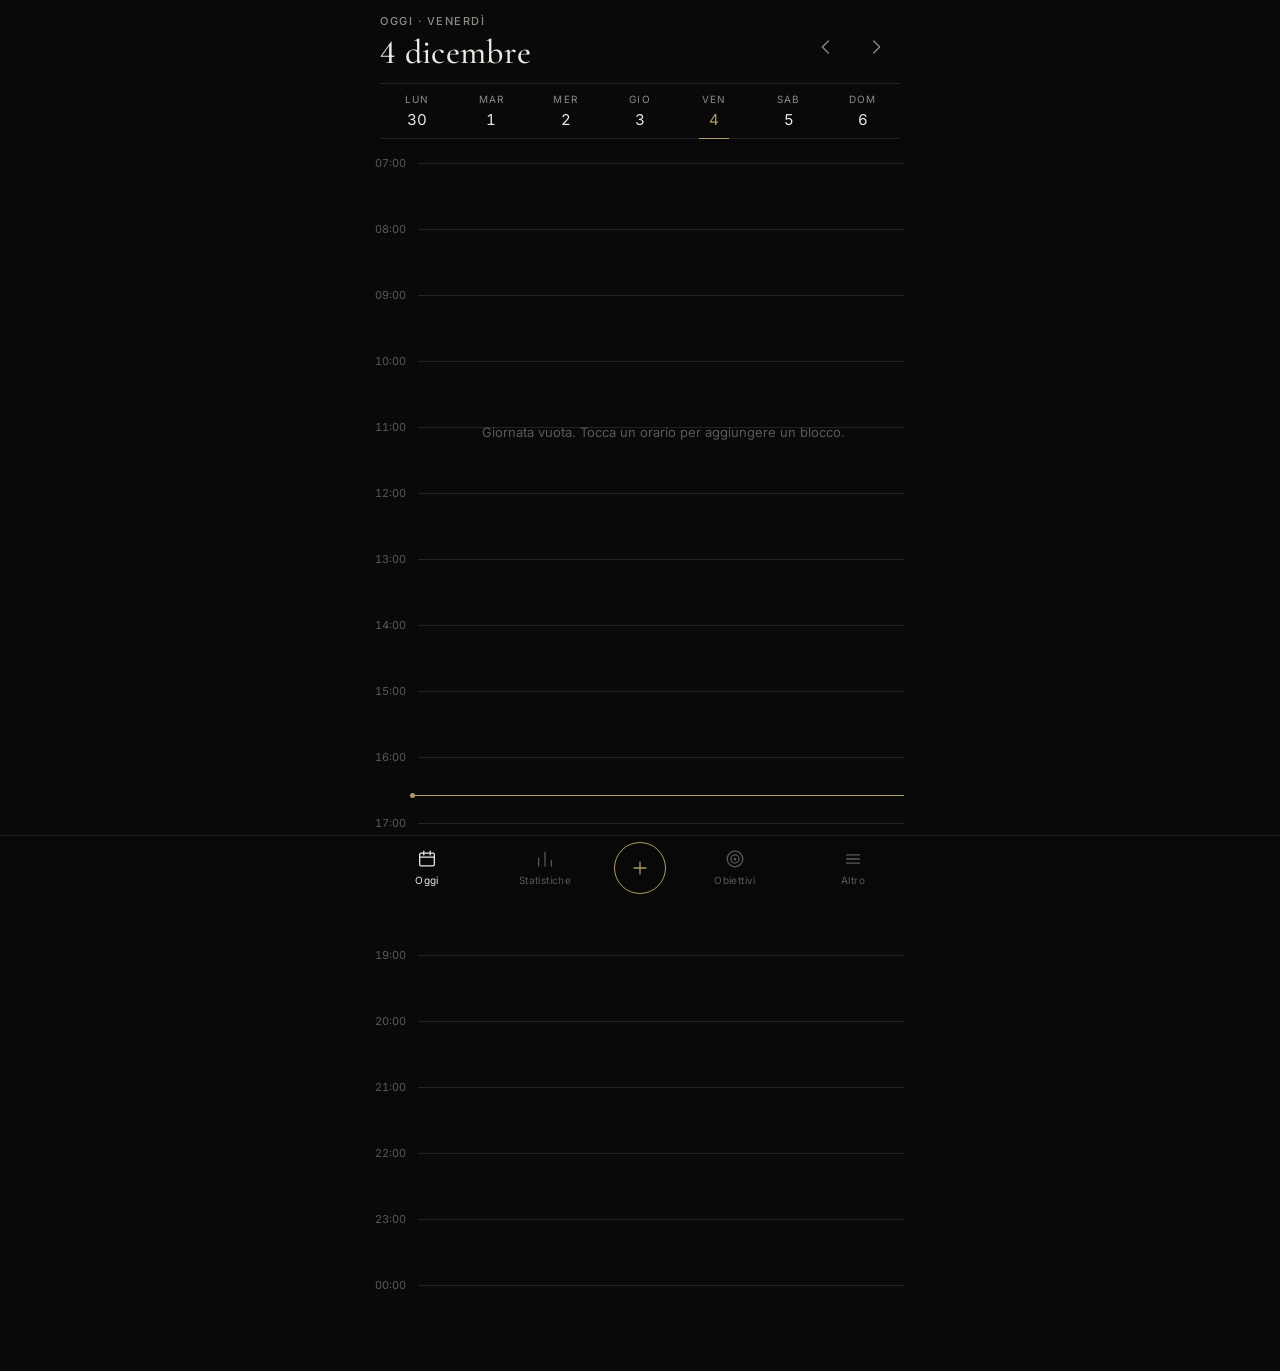
<file: index.html>
<!DOCTYPE html>
<html lang="it" data-accento="ottone" data-titoli="serif">
<head>
  <meta charset="utf-8">
  <!-- viewport-fit=cover: la pagina arriva fino ai bordi di iPhone (tacca compresa) -->
  <meta name="viewport" content="width=device-width, initial-scale=1, viewport-fit=cover">
  <title>Agenda</title>
  <meta name="theme-color" content="#09090a">
  <meta name="color-scheme" content="dark">

  <!-- Per l'installazione sulla schermata Home -->
  <link rel="manifest" href="manifest.webmanifest">
  <meta name="apple-mobile-web-app-capable" content="yes">
  <meta name="mobile-web-app-capable" content="yes">
  <meta name="apple-mobile-web-app-status-bar-style" content="black-translucent">
  <meta name="apple-mobile-web-app-title" content="Agenda">
  <link rel="apple-touch-icon" href="icone/icona-180.png">
  <link rel="icon" type="image/png" href="icone/icona-192.png">

  <link rel="stylesheet" href="css/base.css">
  <link rel="stylesheet" href="css/componenti.css">
</head>
<body>
  <!-- Schermata 1: la giornata -->
  <div class="app" id="vista-giornata">

    <header class="testata">
      <div class="testata-riga">
        <div class="testata-data">
          <span class="etichetta" id="testata-giorno"></span>
          <h1 class="titolo" id="testata-data"></h1>
        </div>
        <div class="frecce">
          <button class="icona-pulsante" id="giorno-prima" aria-label="Giorno precedente">
            <svg viewBox="0 0 24 24"><path d="M14.5 5.5 8 12l6.5 6.5"/></svg>
          </button>
          <button class="icona-pulsante" id="giorno-dopo" aria-label="Giorno successivo">
            <svg viewBox="0 0 24 24"><path d="M9.5 5.5 16 12l-6.5 6.5"/></svg>
          </button>
        </div>
      </div>
      <nav class="settimana" id="settimana" aria-label="Settimana"></nav>
    </header>

    <main>
      <div class="obiettivi" id="obiettivi"></div>
      <div class="flessibili" id="flessibili"></div>
      <div class="timeline" id="timeline"></div>
      <p class="avviso-sovrapposizioni" id="avviso"></p>
    </main>

  </div>

  <!-- Schermata 2: le statistiche (nascosta finché non la apro) -->
  <div class="app" id="vista-statistiche" hidden></div>

  <!-- Azioni principali in basso, a portata di pollice -->
  <nav class="barra" aria-label="Azioni">
    <div class="barra-interno">
      <button class="barra-voce" id="vai-oggi">
        <svg viewBox="0 0 24 24"><rect x="4" y="5.5" width="16" height="14" rx="1.5"/><path d="M4 10h16M8.5 3.5v4M15.5 3.5v4"/></svg>
        <span>Oggi</span>
      </button>
      <button class="barra-voce" id="vai-statistiche">
        <svg viewBox="0 0 24 24"><path d="M5 19.5V11M12 19.5v-15M19 19.5v-6"/></svg>
        <span>Statistiche</span>
      </button>
      <button class="barra-aggiungi" id="aggiungi" aria-label="Aggiungi un blocco">
        <svg viewBox="0 0 24 24"><path d="M12 5.5v13M5.5 12h13"/></svg>
      </button>
      <button class="barra-voce" id="vai-obiettivi">
        <svg viewBox="0 0 24 24"><circle cx="12" cy="12" r="8.5"/><circle cx="12" cy="12" r="4.5"/><circle cx="12" cy="12" r="0.8"/></svg>
        <span>Obiettivi</span>
      </button>
      <button class="barra-voce" id="altro">
        <svg viewBox="0 0 24 24"><path d="M5 7.5h14M5 12h14M5 16.5h14"/></svg>
        <span>Altro</span>
      </button>
    </div>
  </nav>

  <!-- type="module": permette a un file JavaScript di importarne altri -->
  <script type="module" src="js/app.js"></script>
</body>
</html>
</file>
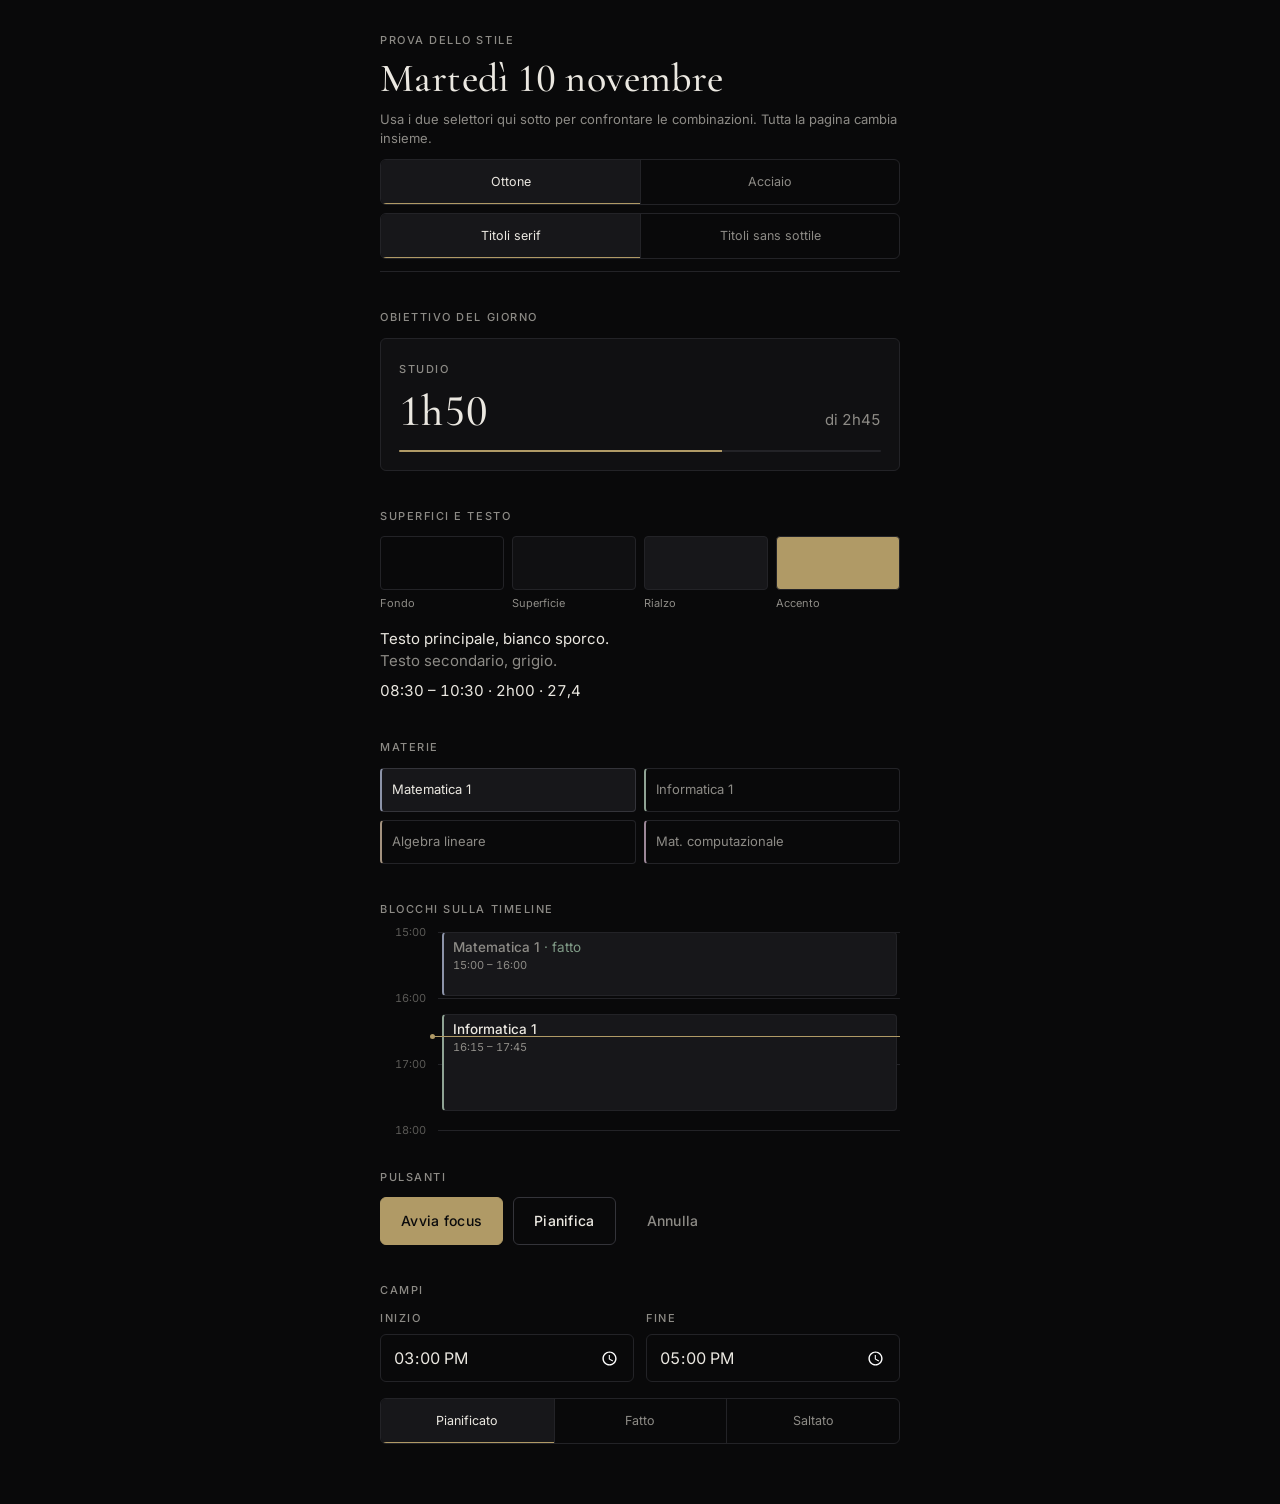
<file: stile.html>
<!DOCTYPE html>
<html lang="it" data-accento="ottone" data-titoli="serif">
<head>
  <meta charset="utf-8">
  <meta name="viewport" content="width=device-width, initial-scale=1">
  <title>Agenda — prova dello stile</title>
  <meta name="theme-color" content="#09090a">
  <link rel="icon" type="image/png" href="icone/icona-192.png">
  <link rel="stylesheet" href="css/base.css">
  <link rel="stylesheet" href="css/componenti.css">
  <style>
    /* Regole che servono solo a questa pagina di prova */
    .prova { max-width: 560px; margin: 0 auto; padding: 28px 20px 60px; }
    .prova section { margin-top: 38px; }
    .prova section > .etichetta { display: block; margin-bottom: 12px; }
    .intestazione .titolo { font-size: 40px; margin-top: 6px; }
    .campioni { display: grid; grid-template-columns: repeat(4, 1fr); gap: 8px; }
    .campione { height: 54px; border: 1px solid var(--linea); border-radius: var(--raggio-piccolo); }
    .campioni p { font-size: 11px; color: var(--testo-2); margin-top: 6px; }
    .fila { display: flex; gap: 10px; flex-wrap: wrap; }
    .esempio-timeline { position: relative; height: 200px; margin-right: 0; }
    .scelte { position: sticky; top: 0; z-index: 5; background: var(--fondo); padding: 12px 0; display: grid; gap: 8px; border-bottom: 1px solid var(--linea); }
  </style>
</head>
<body>
  <div class="prova">

    <header class="intestazione">
      <span class="etichetta">Prova dello stile</span>
      <h1 class="titolo">Martedì 10 novembre</h1>
      <p class="nota">Usa i due selettori qui sotto per confrontare le combinazioni. Tutta la pagina cambia insieme.</p>
    </header>

    <div class="scelte">
      <div class="segmenti" id="scelta-accento">
        <button data-valore="ottone" class="scelto">Ottone</button>
        <button data-valore="acciaio">Acciaio</button>
      </div>
      <div class="segmenti" id="scelta-titoli">
        <button data-valore="serif" class="scelto">Titoli serif</button>
        <button data-valore="sans">Titoli sans sottile</button>
      </div>
    </div>

    <section>
      <span class="etichetta">Obiettivo del giorno</span>
      <div class="card">
        <span class="etichetta">Studio</span>
        <div class="obiettivo-valori">
          <span class="titolo numeri">1h50</span>
          <span class="secondario numeri">di 2h45</span>
        </div>
        <div class="barra-obiettivo"><i id="riempimento"></i></div>
      </div>
    </section>

    <section>
      <span class="etichetta">Superfici e testo</span>
      <div class="campioni">
        <div><div class="campione" style="background:var(--fondo)"></div><p>Fondo</p></div>
        <div><div class="campione" style="background:var(--superficie)"></div><p>Superficie</p></div>
        <div><div class="campione" style="background:var(--rialzo)"></div><p>Rialzo</p></div>
        <div><div class="campione" style="background:var(--accento)"></div><p>Accento</p></div>
      </div>
      <p style="margin-top:16px">Testo principale, bianco sporco.</p>
      <p class="secondario">Testo secondario, grigio.</p>
      <p class="numeri" style="margin-top:8px">08:30 – 10:30 · 2h00 · 27,4</p>
    </section>

    <section>
      <span class="etichetta">Materie</span>
      <div class="materie">
        <button style="--colore:#8c93a8" class="scelto">Matematica 1</button>
        <button style="--colore:#8fa394">Informatica 1</button>
        <button style="--colore:#a3927f">Algebra lineare</button>
        <button style="--colore:#9c8798">Mat. computazionale</button>
      </div>
    </section>

    <section>
      <span class="etichetta">Blocchi sulla timeline</span>
      <div class="timeline esempio-timeline">
        <div class="ora" style="top:0"><span class="numeri">15:00</span></div>
        <div class="ora" style="top:66px"><span class="numeri">16:00</span></div>
        <div class="ora" style="top:132px"><span class="numeri">17:00</span></div>
        <div class="ora" style="top:198px"><span class="numeri">18:00</span></div>
        <div class="area-blocchi">
          <div class="blocco fatto" style="top:0;height:64px;left:0;width:calc(100% - 3px);--colore:#8c93a8">
            <span class="blocco-titolo">Matematica 1</span>
            <span class="blocco-orario numeri">15:00 – 16:00</span>
          </div>
          <div class="blocco" style="top:82px;height:97px;left:0;width:calc(100% - 3px);--colore:#8fa394">
            <span class="blocco-titolo">Informatica 1</span>
            <span class="blocco-orario numeri">16:15 – 17:45</span>
          </div>
        </div>
        <div class="adesso" style="top:104px"></div>
      </div>
    </section>

    <section>
      <span class="etichetta">Pulsanti</span>
      <div class="fila">
        <button class="pulsante principale">Avvia focus</button>
        <button class="pulsante">Pianifica</button>
        <button class="pulsante discreto">Annulla</button>
      </div>
    </section>

    <section>
      <span class="etichetta">Campi</span>
      <div class="due-colonne">
        <label class="campo"><span class="etichetta">Inizio</span><input type="time" value="15:00"></label>
        <label class="campo"><span class="etichetta">Fine</span><input type="time" value="17:00"></label>
      </div>
      <div class="segmenti">
        <button class="scelto">Pianificato</button><button>Fatto</button><button>Saltato</button>
      </div>
    </section>

  </div>

  <script>
    // Cambia accento o carattere dei titoli scrivendo un attributo su <html>:
    // il CSS reagisce da solo grazie alle variabili definite in base.css.
    function collega(id, attributo) {
      const gruppo = document.getElementById(id);
      gruppo.addEventListener("click", (evento) => {
        const pulsante = evento.target.closest("button");
        if (!pulsante) return;
        for (const altro of gruppo.querySelectorAll("button")) altro.classList.toggle("scelto", altro === pulsante);
        document.documentElement.dataset[attributo] = pulsante.dataset.valore;
      });
    }
    collega("scelta-accento", "accento");
    collega("scelta-titoli", "titoli");

    // La barra si riempie con morbidezza all'apertura
    requestAnimationFrame(() => {
      requestAnimationFrame(() => { document.getElementById("riempimento").style.width = "67%"; });
    });
  </script>
</body>
</html>
</file>
<file: css/base.css>
/* ============================================================
   BASE — variabili, font, regole generali.
   Tutti i colori e le misure dell'app stanno qui, in "variabili CSS"
   (--nome). Per cambiare l'accento o un grigio basta toccare una riga.
   ============================================================ */

/* Font inclusi nel progetto: funzionano anche offline.
   Sono "variabili": un solo file contiene tutti i pesi (sottile, normale, ...). */
@font-face {
  font-family: "Inter";
  src: url("../fonts/Inter.ttf") format("truetype");
  font-weight: 100 900;
  font-display: swap;
}
@font-face {
  font-family: "Cormorant Garamond";
  src: url("../fonts/CormorantGaramond.ttf") format("truetype");
  font-weight: 300 700;
  font-display: swap;
}

:root {
  /* Superfici: tre livelli di nero, dal fondo alle card */
  --fondo: #09090a;
  --superficie: #101012;
  --rialzo: #17171a;
  --linea: #232327;
  --linea-forte: #34343a;

  /* Testo */
  --testo: #ebe8e1;
  --testo-2: #8d8b86;
  --testo-3: #5a5956;

  /* Accento: ottone (predefinito). L'alternativa "acciaio" è più sotto. */
  --accento: #b09a66;
  --accento-tenue: rgba(176, 154, 102, 0.14);

  /* Stati */
  --fatto: #7f9a86;
  --saltato: #9a6f6a;

  /* Tipografia */
  --font-ui: "Inter", system-ui, -apple-system, "Helvetica Neue", sans-serif;
  --font-titoli: "Cormorant Garamond", "Iowan Old Style", Georgia, serif;
  --peso-titoli: 500;

  /* Misure */
  --raggio: 6px;
  --raggio-piccolo: 4px;
  --tocco: 48px;            /* altezza minima delle aree toccabili */
  --rapida: 160ms;
  --morbida: 240ms;
  --curva: cubic-bezier(0.2, 0.7, 0.2, 1);
}

/* Accento alternativo: si attiva scrivendo <html data-accento="acciaio"> */
:root[data-accento="acciaio"] {
  --accento: #93a6b6;
  --accento-tenue: rgba(147, 166, 182, 0.14);
}

/* Titoli alternativi: sans molto sottile al posto del serif */
:root[data-titoli="sans"] {
  --font-titoli: "Inter", system-ui, sans-serif;
  --peso-titoli: 200;
}

*, *::before, *::after { box-sizing: border-box; }

html {
  background: var(--fondo);
  color-scheme: dark;
  -webkit-text-size-adjust: 100%;
}

body {
  margin: 0;
  background: var(--fondo);
  color: var(--testo);
  font-family: var(--font-ui);
  font-size: 15px;
  line-height: 1.45;
  font-weight: 400;
  -webkit-font-smoothing: antialiased;
  -webkit-tap-highlight-color: transparent;
  overscroll-behavior-y: none;
}

h1, h2, h3, p { margin: 0; }

button, input, select, textarea {
  font: inherit;
  color: inherit;
}

button {
  background: none;
  border: 0;
  padding: 0;
  cursor: pointer;
}

/* Numeri "tabulari": ogni cifra occupa la stessa larghezza,
   così orari e statistiche restano incolonnati. */
.numeri, .titolo.numeri { font-variant-numeric: tabular-nums lining-nums; }

.titolo {
  font-family: var(--font-titoli);
  font-weight: var(--peso-titoli);
  letter-spacing: 0.01em;
  line-height: 1.1;
  /* cifre "allineate" (tutte alte uguali): il serif di default le disegna in stile antico */
  font-variant-numeric: lining-nums;
}

/* Etichette piccole in maiuscoletto spaziato */
.etichetta {
  font-size: 11px;
  font-weight: 500;
  letter-spacing: 0.14em;
  text-transform: uppercase;
  color: var(--testo-2);
}

.secondario { color: var(--testo-2); }

/* Contorno visibile solo quando si naviga da tastiera */
:focus-visible {
  outline: 1px solid var(--accento);
  outline-offset: 2px;
}

/* Chi ha chiesto al telefono di ridurre le animazioni non ne vede */
@media (prefers-reduced-motion: reduce) {
  *, *::before, *::after {
    animation-duration: 0.01ms !important;
    transition-duration: 0.01ms !important;
    scroll-behavior: auto !important;
  }
}
</file>
<file: css/componenti.css>
/* ============================================================
   COMPONENTI — i pezzi dell'interfaccia: testata, timeline,
   blocchi, barra in basso, foglio di modifica, pulsanti, campi.
   ============================================================ */

/* ---------- Struttura della pagina ---------- */

.app {
  max-width: 560px;
  margin: 0 auto;
  min-height: 100dvh;
  /* env(safe-area-inset-*) = spazio occupato da tacca e barra di iPhone */
  padding: env(safe-area-inset-top) 0 calc(76px + env(safe-area-inset-bottom));
}

/* ---------- Testata con data e striscia della settimana ---------- */

.testata {
  position: sticky;
  top: 0;
  z-index: 20;
  background: linear-gradient(var(--fondo) 86%, transparent);
  padding: calc(14px + env(safe-area-inset-top)) 20px 10px;
  margin-top: calc(-1 * env(safe-area-inset-top));
}

.testata-riga {
  display: flex;
  align-items: flex-end;
  justify-content: space-between;
  gap: 12px;
}

.testata-data { text-align: left; min-height: var(--tocco); }
.testata-data .titolo { font-size: 34px; display: block; }
.testata-data .etichetta { display: block; margin-bottom: 4px; }

.frecce { display: flex; gap: 2px; }

.icona-pulsante {
  width: var(--tocco);
  height: var(--tocco);
  display: grid;
  place-items: center;
  color: var(--testo-2);
  border-radius: var(--raggio);
  transition: color var(--rapida), background var(--rapida);
}
.icona-pulsante:active { color: var(--testo); background: var(--rialzo); }
.icona-pulsante svg, .barra svg, .pulsante svg {
  width: 22px; height: 22px;
  fill: none; stroke: currentColor; stroke-width: 1.4;
  stroke-linecap: round; stroke-linejoin: round;
}

.settimana {
  display: grid;
  grid-template-columns: repeat(7, 1fr);
  margin-top: 12px;
  border-top: 1px solid var(--linea);
  border-bottom: 1px solid var(--linea);
}
.settimana button {
  height: 54px;
  display: flex;
  flex-direction: column;
  align-items: center;
  justify-content: center;
  gap: 3px;
  color: var(--testo-2);
  position: relative;
  transition: color var(--rapida);
}
.settimana .sigla { font-size: 10px; letter-spacing: 0.12em; text-transform: uppercase; }
.settimana .numero { font-size: 15px; color: var(--testo); font-weight: 400; }
.settimana .oggi .numero { color: var(--accento); }
.settimana .scelto::after {
  content: "";
  position: absolute;
  left: 30%; right: 30%; bottom: -1px;
  height: 1px;
  background: var(--accento);
}
/* Puntino: nel giorno c'è almeno un blocco */
.settimana .pieno .sigla::after {
  content: "";
  display: inline-block;
  width: 3px; height: 3px; border-radius: 50%;
  background: var(--testo-3);
  margin-left: 4px;
  vertical-align: middle;
}

/* ---------- Timeline ---------- */

.timeline {
  position: relative;
  margin: 14px 16px 0 0;
  /* l'altezza viene impostata da JavaScript: 1 minuto = 1 pixel */
  touch-action: pan-y;
}

.ora {
  position: absolute;
  left: 0; right: 0;
  height: 0;
  border-top: 1px solid var(--linea);
  margin-left: 58px;
}
.ora span {
  position: absolute;
  left: -58px;
  top: -8px;
  width: 46px;
  text-align: right;
  font-size: 11px;
  color: var(--testo-3);
}

.area-blocchi {
  position: absolute;
  left: 62px; right: 0; top: 0; bottom: 0;
}

.adesso {
  position: absolute;
  left: 52px; right: 0;
  height: 1px;
  background: var(--accento);
  z-index: 5;
  pointer-events: none;
}
.adesso::before {
  content: "";
  position: absolute;
  left: -2px; top: -2px;
  width: 5px; height: 5px; border-radius: 50%;
  background: var(--accento);
}

.blocco {
  position: absolute;
  overflow: hidden;
  text-align: left;
  background: var(--rialzo);
  border: 1px solid var(--linea);
  border-left: 2px solid var(--colore, var(--testo-3));
  border-radius: var(--raggio-piccolo);
  padding: 5px 9px;
  display: flex;
  flex-direction: column;
  gap: 1px;
  /* niente menu "copia" né selezione del testo quando tengo premuto */
  -webkit-touch-callout: none;
  -webkit-user-select: none;
  user-select: none;
  transition: background var(--rapida), border-color var(--rapida),
              opacity var(--rapida), transform var(--rapida);
}
.blocco:active { background: #1c1c20; }
.blocco-titolo {
  font-size: 13.5px;
  font-weight: 500;
  white-space: nowrap;
  overflow: hidden;
  text-overflow: ellipsis;
}
.blocco-orario { font-size: 11px; color: var(--testo-2); white-space: nowrap; overflow: hidden; text-overflow: ellipsis; }
.blocco.corto { flex-direction: row; align-items: center; gap: 8px; padding-top: 0; padding-bottom: 0; }
.blocco.corto .blocco-titolo { font-size: 12.5px; }

.blocco.fatto .blocco-titolo { color: var(--testo-2); }
.blocco.fatto .blocco-titolo::after { content: " · fatto"; color: var(--fatto); font-weight: 400; }
.blocco.saltato { opacity: 0.5; border-left-color: var(--saltato); }
.blocco.saltato .blocco-titolo { text-decoration: line-through; text-decoration-color: var(--testo-3); }

/* Sovrapposizione: un bordo tratteggiato in alto, senza bloccare nulla */
.blocco.sovrapposto { border-top: 1px dashed var(--linea-forte); }

.blocco.trascinato {
  z-index: 10;
  background: #1e1e22;
  border-color: var(--accento);
  transform: scale(1.015);
  transition: none;
}

.vuoto {
  position: absolute;
  left: 0; right: 0;
  text-align: center;
  color: var(--testo-3);
  font-size: 13px;
  pointer-events: none;
}

.avviso-sovrapposizioni {
  margin: 10px 20px 0 78px;
  font-size: 12px;
  color: var(--testo-2);
}

/* ---------- Barra in basso (azioni per il pollice) ---------- */

.barra {
  position: fixed;
  left: 0; right: 0; bottom: 0;
  z-index: 30;
  background: rgba(9, 9, 10, 0.92);
  -webkit-backdrop-filter: blur(14px);
  backdrop-filter: blur(14px);
  border-top: 1px solid var(--linea);
  padding-bottom: env(safe-area-inset-bottom);
}
.barra-interno {
  max-width: 560px;
  margin: 0 auto;
  height: 64px;
  display: grid;
  grid-template-columns: 1fr 1fr auto 1fr 1fr;
  align-items: center;
  padding: 0 8px;
}
/* Ogni voce: icona sopra, nome sotto */
.barra-voce {
  height: 56px;
  display: flex;
  flex-direction: column;
  align-items: center;
  justify-content: center;
  gap: 3px;
  color: var(--testo-3);
  font-size: 10px;
  letter-spacing: 0.04em;
  transition: color var(--rapida);
}
.barra-voce:active, .barra-voce.attiva { color: var(--testo); }

.barra-aggiungi {
  width: 52px; height: 52px;
  margin: 0 10px;
  border-radius: 50%;
  border: 1px solid var(--accento);
  color: var(--accento);
  display: grid;
  place-items: center;
  transition: background var(--rapida), transform var(--rapida);
}
.barra-aggiungi:active { background: var(--accento-tenue); transform: scale(0.96); }

/* ---------- Pulsanti ---------- */

.pulsante {
  min-height: var(--tocco);
  padding: 0 20px;
  display: inline-flex;
  align-items: center;
  justify-content: center;
  gap: 8px;
  border: 1px solid var(--linea-forte);
  border-radius: var(--raggio);
  font-size: 14px;
  font-weight: 500;
  letter-spacing: 0.02em;
  color: var(--testo);
  transition: background var(--rapida), border-color var(--rapida), color var(--rapida);
}
.pulsante:active { background: var(--rialzo); }
.pulsante.principale {
  background: var(--accento);
  border-color: var(--accento);
  color: #0b0b0c;
}
.pulsante.principale:active { filter: brightness(0.9); }
.pulsante.discreto { border-color: transparent; color: var(--testo-2); }
.pulsante.pericolo { color: var(--saltato); border-color: transparent; }
.pulsante.pericolo.conferma { border-color: var(--saltato); }
.pulsante.largo { width: 100%; }
.pulsante.accento { border-color: var(--accento); color: var(--accento); margin-bottom: 20px; }
.pulsante.accento:active { background: var(--accento-tenue); }

/* ---------- Card ---------- */

.card {
  background: var(--superficie);
  border: 1px solid var(--linea);
  border-radius: var(--raggio);
  padding: 18px;
}

/* ---------- Barra dell'obiettivo ---------- */

.obiettivo-valori {
  display: flex;
  align-items: baseline;
  justify-content: space-between;
  margin: 8px 0 14px;
}
.obiettivo-valori .titolo { font-size: 44px; }
.barra-obiettivo {
  height: 2px;
  background: var(--linea);
  border-radius: 1px;
  overflow: hidden;
}
.barra-obiettivo > i {
  display: block;
  height: 100%;
  width: 0;
  background: var(--accento);
  transition: width 600ms var(--curva);
}

/* ---------- Foglio dal basso (modifica blocco, impostazioni) ---------- */

.velo {
  position: fixed;
  inset: 0;
  z-index: 40;
  background: rgba(0, 0, 0, 0.6);
  opacity: 0;
  transition: opacity var(--morbida);
}
.velo.aperto { opacity: 1; }

.foglio {
  position: fixed;
  left: 0; right: 0; bottom: 0;
  z-index: 41;
  max-width: 560px;
  margin: 0 auto;
  max-height: 92dvh;
  overflow-y: auto;
  background: var(--superficie);
  border-top: 1px solid var(--linea-forte);
  border-radius: 12px 12px 0 0;
  padding: 10px 20px calc(20px + env(safe-area-inset-bottom));
  transform: translateY(100%);
  transition: transform var(--morbida) var(--curva);
}
.foglio.aperto { transform: translateY(0); }
.foglio::before {
  content: "";
  display: block;
  width: 36px; height: 3px; border-radius: 2px;
  background: var(--linea-forte);
  margin: 0 auto 16px;
}
.foglio h2 { font-size: 26px; margin-bottom: 18px; }

/* ---------- Campi dei moduli ---------- */

.campo { display: block; margin-bottom: 16px; }
.campo > .etichetta { display: block; margin-bottom: 7px; }

.campo input[type="text"],
.campo input[type="time"],
.campo input[type="date"],
.campo input[type="number"],
.campo select {
  width: 100%;
  height: var(--tocco);
  padding: 0 12px;
  background: var(--fondo);
  border: 1px solid var(--linea);
  border-radius: var(--raggio);
  /* 16px: sotto questa misura iPhone ingrandisce la pagina quando tocco il campo */
  font-size: 16px;
  -webkit-appearance: none;
  appearance: none;
  transition: border-color var(--rapida);
}
.campo input:focus, .campo select:focus { outline: none; border-color: var(--accento); }
.campo input[type="time"] { font-variant-numeric: tabular-nums; }

.due-colonne { display: grid; grid-template-columns: 1fr 1fr; gap: 12px; }

/* Scelta a segmenti (tipo di blocco, stato) */
.segmenti {
  display: grid;
  grid-auto-flow: column;
  grid-auto-columns: 1fr;
  border: 1px solid var(--linea);
  border-radius: var(--raggio);
  overflow: hidden;
}
.segmenti button {
  height: 44px;
  padding: 0 2px;
  font-size: 12.5px;
  color: var(--testo-2);
  border-left: 1px solid var(--linea);
  transition: background var(--rapida), color var(--rapida);
}
.segmenti button:first-child { border-left: 0; }
.segmenti button.scelto { background: var(--rialzo); color: var(--testo); box-shadow: inset 0 -1px 0 var(--accento); }

/* Scelta della materia: righe con il colore a sinistra */
.materie { display: grid; grid-template-columns: 1fr 1fr; gap: 8px; }
.materie button {
  min-height: 44px;
  padding: 6px 10px;
  text-align: left;
  font-size: 13px;
  line-height: 1.25;
  color: var(--testo-2);
  border: 1px solid var(--linea);
  border-left: 2px solid var(--colore);
  border-radius: var(--raggio-piccolo);
  transition: background var(--rapida), color var(--rapida), border-color var(--rapida);
}
.materie button.scelto { background: var(--rialzo); color: var(--testo); border-color: var(--linea-forte); border-left-color: var(--colore); }

.azioni { display: flex; gap: 10px; margin-top: 22px; }
.azioni .pulsante.principale { flex: 1; }

.errore { color: var(--saltato); font-size: 13px; min-height: 18px; margin-top: -6px; }

.nota { font-size: 13px; color: var(--testo-2); margin: 10px 0 0; }
.separatore { height: 1px; background: var(--linea); margin: 22px 0; }

/* Messaggio breve in basso ("Backup salvato") */
.messaggio {
  position: fixed;
  left: 50%; bottom: calc(92px + env(safe-area-inset-bottom));
  transform: translate(-50%, 8px);
  z-index: 50;
  padding: 10px 16px;
  background: var(--rialzo);
  border: 1px solid var(--linea-forte);
  border-radius: var(--raggio);
  font-size: 13px;
  opacity: 0;
  pointer-events: none;
  transition: opacity var(--morbida), transform var(--morbida) var(--curva);
  white-space: nowrap;
}
.messaggio.visibile { opacity: 1; transform: translate(-50%, 0); }

/* ---------- Modalità focus: schermo intero, nero puro ---------- */

.focus {
  position: fixed;
  inset: 0;
  z-index: 60;
  background: #000;
  display: flex;
  flex-direction: column;
  justify-content: space-between;
  padding: calc(36px + env(safe-area-inset-top)) 28px calc(28px + env(safe-area-inset-bottom));
  animation: compare var(--morbida) var(--curva);
}
@keyframes compare { from { opacity: 0; } to { opacity: 1; } }

.focus-alto .titolo { font-size: 30px; margin-top: 8px; }
.focus-alto p { margin-top: 4px; font-size: 14px; }

.focus-centro { text-align: center; }
.focus-tempo {
  font-size: clamp(64px, 22vw, 104px);
  font-weight: 400;
  margin-bottom: 26px;
  transition: opacity var(--morbida);
}
:root[data-titoli="sans"] .focus-tempo { font-weight: 200; }
.focus.in-pausa .focus-tempo { opacity: 0.45; }
.focus-centro .barra-obiettivo { max-width: 260px; margin: 0 auto 18px; }
.focus-centro .barra-obiettivo > i { transition: width 1s linear; }
.focus-centro p { font-size: 14px; min-height: 22px; }

.focus-basso { max-width: 420px; width: 100%; margin: 0 auto; }
.focus-azioni { display: grid; gap: 10px; }
.focus-avviso {
  display: flex;
  align-items: center;
  justify-content: space-between;
  gap: 12px;
  font-size: 13px;
  color: var(--testo-2);
  border-top: 1px solid var(--linea);
  padding: 12px 0;
  margin-bottom: 8px;
}
.focus-avviso[hidden] { display: none; }
.focus-avviso button {
  min-height: 40px;
  padding: 0 4px;
  color: var(--accento);
  font-size: 13px;
  white-space: nowrap;
}

/* ---------- Lezioni e attività fisse sulla timeline ---------- */

/* Un po' più "piatte" dei blocchi che creo io: sono lo sfondo fisso della giornata */
.blocco.fisso {
  background: var(--superficie);
  border-color: var(--linea-forte);
  border-left-color: var(--colore, var(--testo-3));
}

/* Lezione annullata: una piccola etichetta a destra, che non occupa spazio */
.blocco.annullata {
  right: 0;
  height: 22px;
  padding: 0 8px;
  flex-direction: row;
  align-items: center;
  background: transparent;
  border: 1px dashed var(--linea-forte);
  z-index: 3;
}
.blocco.annullata .blocco-titolo {
  font-size: 11px;
  font-weight: 400;
  color: var(--testo-3);
  text-decoration: line-through;
}

/* ---------- Attività flessibili: contatori della settimana ---------- */

.flessibili {
  display: flex;
  flex-wrap: wrap;
  gap: 8px;
  padding: 12px 20px 0;
}
.flessibili:empty { display: none; }
.flessibili button {
  min-height: 36px;
  padding: 0 12px;
  border: 1px solid var(--linea);
  border-radius: 18px;
  font-size: 12.5px;
  color: var(--testo-2);
  transition: background var(--rapida), color var(--rapida);
}
.flessibili button:active { background: var(--rialzo); color: var(--testo); }
.flessibili button .numeri { color: var(--testo); margin-left: 4px; }
.flessibili button.completa .numeri { color: var(--fatto); }

/* ---------- Elenco della settimana tipo ---------- */

.gruppo { display: block; margin: 18px 0 8px; }
.riga {
  width: 100%;
  min-height: var(--tocco);
  display: flex;
  align-items: center;
  gap: 14px;
  padding: 8px 12px;
  margin-bottom: 6px;
  text-align: left;
  border: 1px solid var(--linea);
  border-left: 2px solid var(--colore);
  border-radius: var(--raggio-piccolo);
  transition: background var(--rapida);
}
.riga:active { background: var(--rialzo); }
.riga-orario { font-size: 12px; color: var(--testo-2); white-space: nowrap; min-width: 92px; }
.riga-testo { font-size: 14px; display: flex; flex-direction: column; }
.riga-testo small { font-size: 11.5px; color: var(--testo-3); }

/* ---------- Obiettivi del giorno (sopra la timeline) ---------- */

.obiettivi { padding: 6px 20px 0; display: grid; gap: 4px; }
.obiettivi:empty { display: none; }
.obiettivo-riga {
  width: 100%;
  min-height: 44px;
  padding: 8px 0 10px;
  display: grid;
  gap: 8px;
  text-align: left;
}
.obiettivo-testi { display: flex; justify-content: space-between; align-items: baseline; font-size: 13.5px; }
.obiettivo-testi .numeri { font-size: 12.5px; color: var(--testo-2); }
.obiettivo-riga.raggiunto .numeri { color: var(--fatto); }
.obiettivo-riga.raggiunto .barra-obiettivo > i { background: var(--fatto); }

/* Modulo obiettivo: un campo per ogni giorno della settimana */
.griglia-giorni { display: grid; gap: 6px; }
.griglia-giorni label {
  display: grid;
  grid-template-columns: 1fr 120px;
  align-items: center;
  font-size: 14px;
  color: var(--testo-2);
}
.griglia-giorni input, .campo input[type="text"] { font-variant-numeric: tabular-nums; }
.griglia-giorni input {
  height: 44px;
  padding: 0 12px;
  background: var(--fondo);
  border: 1px solid var(--linea);
  border-radius: var(--raggio);
  font-size: 16px;
  text-align: right;
}
.griglia-giorni input:focus { outline: none; border-color: var(--accento); }

/* ---------- Statistiche ---------- */

.statistiche-corpo { padding: 8px 20px 24px; display: grid; gap: 34px; }
.statistiche-corpo section > .etichetta { display: block; margin-bottom: 4px; }

/* Barre orizzontali: nome e valore sopra, barra sottile sotto */
.barra-riga { padding-top: 12px; }
.barra-testi { display: flex; justify-content: space-between; align-items: baseline; gap: 12px; font-size: 13.5px; margin-bottom: 7px; }
.barra-testi .numeri { font-size: 12.5px; color: var(--testo-2); white-space: nowrap; }
.barra-pista { height: 4px; background: var(--linea); border-radius: 2px; }
.barra-pista > i {
  display: block;
  height: 100%;
  min-width: 2px;
  background: #86847f;
  border-radius: 2px;
  transition: width 500ms var(--curva);
}
.barra-pista > i.accento { background: var(--accento); }

/* Colonne giorno per giorno */
.colonne {
  position: relative;
  display: flex;
  align-items: flex-end;
  gap: 2px;
  height: 150px;
  margin-top: 26px;
  border-top: 1px solid var(--linea);    /* la riga in alto corrisponde al valore massimo */
}
.colonne-massimo { position: absolute; right: 0; top: -18px; font-size: 11px; color: var(--testo-3); }
.colonna { flex: 1; height: 100%; display: flex; flex-direction: column; align-items: center; gap: 6px; }
.colonna-area { flex: 1; width: 100%; display: flex; align-items: flex-end; justify-content: center; border-bottom: 1px solid var(--linea-forte); }
.colonna-area > i {
  display: block;
  width: 100%;
  max-width: 22px;
  background: #86847f;
  border-radius: 3px 3px 0 0;
  transition: height 500ms var(--curva), background var(--rapida);
}
.colonna.scelta .colonna-area > i { background: var(--accento); }
.colonna-sigla { height: 14px; font-size: 11px; color: var(--testo-3); }
.colonna.oggi .colonna-sigla { color: var(--accento); }
.colonne.fitte { gap: 1px; }
</file>
